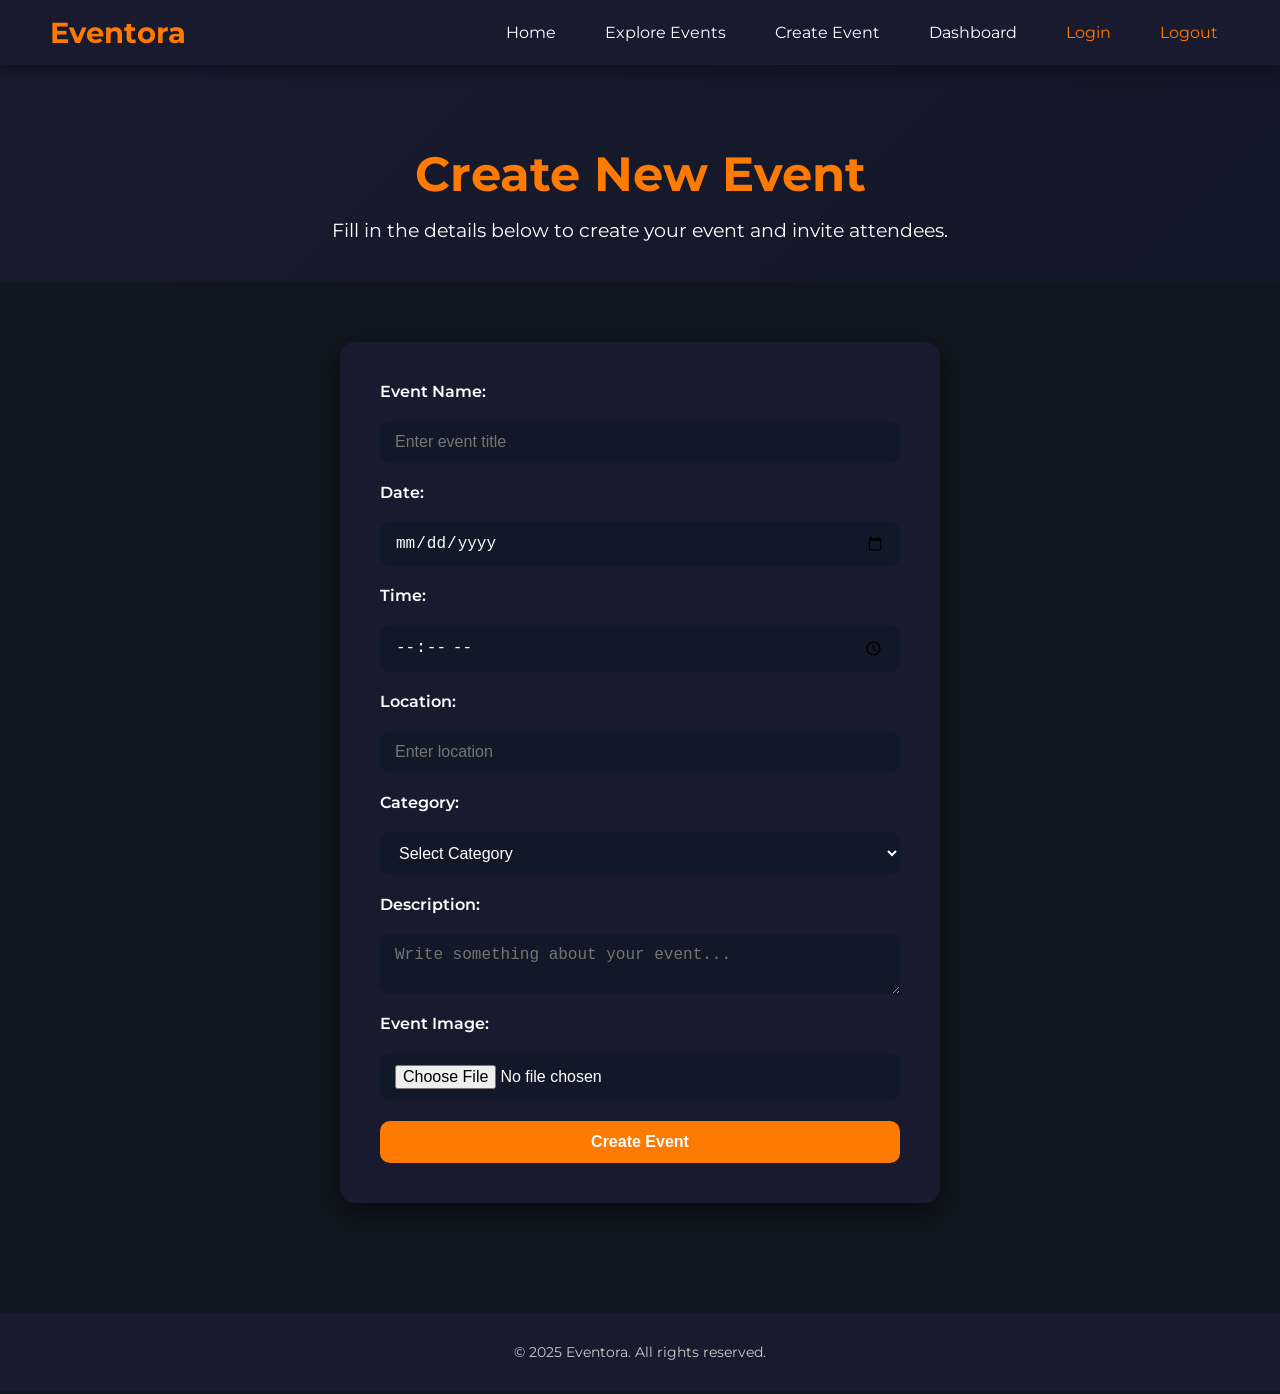
<file: create-event.html>
<!DOCTYPE html>
<html lang="en">
<head>
  <meta charset="UTF-8">
  <meta name="viewport" content="width=device-width, initial-scale=1.0">
  <title>Eventora - Create Event</title>
  <link href="https://fonts.googleapis.com/css2?family=Montserrat:wght@400;700&display=swap" rel="stylesheet">
  
  <style>
    /* ====== Basic Reset ====== */
    * { margin:0; padding:0; box-sizing:border-box; }
    body, html { font-family: 'Montserrat', sans-serif; background: #0f1720; color: #fff; scroll-behavior: smooth; }
    a { text-decoration:none; color: inherit; }

    /* ====== Navbar ====== */
    .navbar { display:flex; justify-content:space-between; align-items:center; padding:15px 50px; background:#1a1a2e; box-shadow:0 4px 15px rgba(0,0,0,0.4); position:sticky; top:0; z-index:10; }
    .navbar .logo { font-size:1.8rem; font-weight:700; color:#ff7a00; }
    .navbar ul { list-style:none; display:flex; gap:25px; align-items:center; }
    .navbar ul li a { padding:8px 12px; transition: all 0.3s ease; cursor:pointer; }
    .navbar ul li a:hover, .navbar ul li a.btn { color:#ff7a00; transform: scale(1.05); }

    /* ====== Hero ====== */
    .page-hero { text-align:center; padding:80px 20px 40px; background: linear-gradient(135deg, #1a1a2e, #111827); }
    .page-hero h1 { font-size:3rem; margin-bottom:15px; color:#ff7a00; animation: fadeDown 0.8s ease forwards; opacity:0; }
    .page-hero p { font-size:1.2rem; opacity:0; animation: fadeDown 0.8s 0.2s ease forwards; }

    /* ====== Event Form ====== */
    .event-form-section { display:flex; justify-content:center; padding:60px 20px; }
    .event-form { background:#1a1a2e; padding:40px; border-radius:15px; box-shadow:0 10px 30px rgba(0,0,0,0.5); width:100%; max-width:600px; display:flex; flex-direction:column; gap:20px; opacity:0; transform: translateY(30px); }
    .event-form input, .event-form select, .event-form textarea { padding:12px 15px; border-radius:10px; border:none; outline:none; font-size:1rem; background:#111827; color:#fff; transition: all 0.3s ease; }
    .event-form input:focus, .event-form select:focus, .event-form textarea:focus { background:#22233a; box-shadow:0 0 10px rgba(255,122,0,0.5); }
    .event-form label { font-weight:600; }
    .event-form button { padding:12px; border:none; border-radius:10px; background:#ff7a00; color:#fff; font-weight:700; font-size:1rem; cursor:pointer; transition: all 0.3s ease; }
    .event-form button:hover { transform: scale(1.05); box-shadow:0 0 15px rgba(255,122,0,0.7); }

    /* ====== Footer ====== */
    footer { text-align:center; padding:30px; background:#1a1a2e; margin-top:50px; font-size:0.9rem; color:#ccc; }

    /* ====== Animations ====== */
    @keyframes fadeDown { 0% {opacity:0; transform:translateY(-20px);} 100% {opacity:1; transform:translateY(0);} }
  </style>
</head>
<body>

  <!-- Navbar -->
  <header class="navbar">
    <div class="logo">Eventora</div>
    <nav>
      <ul>
        <li><a href="index.html">Home</a></li>
        <li><a href="events.html">Explore Events</a></li>
        <li><a href="create-event.html">Create Event</a></li>
        <li><a href="dashboard.html">Dashboard</a></li>
        <li><a href="login.html" class="btn">Login</a></li>
        <li><a href="logout.html" class="btn">Logout</a></li>
      </ul>
    </nav>
  </header>

  <!-- Page Hero -->
  <section class="page-hero">
    <h1>Create New Event</h1>
    <p>Fill in the details below to create your event and invite attendees.</p>
  </section>

  <!-- Event Form -->
  <section class="event-form-section">
    <form class="event-form" id="create-event-form">
      <label for="event-name">Event Name:</label>
      <input type="text" id="event-name" placeholder="Enter event title" required>

      <label for="event-date">Date:</label>
      <input type="date" id="event-date" required>

      <label for="event-time">Time:</label>
      <input type="time" id="event-time" required>

      <label for="event-location">Location:</label>
      <input type="text" id="event-location" placeholder="Enter location" required>

      <label for="event-category">Category:</label>
      <select id="event-category" required>
        <option value="">Select Category</option>
        <option value="music">Music</option>
        <option value="art">Art</option>
        <option value="adventure">Adventure</option>
        <option value="tech">Tech</option>
      </select>

      <label for="event-description">Description:</label>
      <textarea id="event-description" placeholder="Write something about your event..." required></textarea>

      <label for="event-image">Event Image:</label>
      <input type="file" id="event-image" accept="image/*">

      <button type="submit" class="btn btn-primary">Create Event</button>
    </form>
  </section>

  <!-- Footer -->
  <footer>
    <p>&copy; 2025 Eventora. All rights reserved.</p>
  </footer>

  <!-- JS Animations -->
  <script>
    // Fade-in Event Form on page load
    window.addEventListener('DOMContentLoaded', () => {
      const form = document.querySelector('.event-form');
      setTimeout(() => {
        form.style.opacity = '1';
        form.style.transform = 'translateY(0)';
        form.style.transition = 'all 0.8s ease';
      }, 300);
    });

    // Simple submit animation
    const form = document.getElementById('create-event-form');
    form.addEventListener('submit', e => {
      e.preventDefault();
      const btn = form.querySelector('button');
      btn.innerText = 'Creating...';
      btn.disabled = true;
      btn.style.background = '#ffaa33';
      setTimeout(() => {
        btn.innerText = 'Create Event';
        btn.disabled = false;
        btn.style.background = '#ff7a00';
        alert('Event created successfully! 🚀');
        form.reset();
      }, 1200);
    });
  </script>

</body>
</html>
</file>
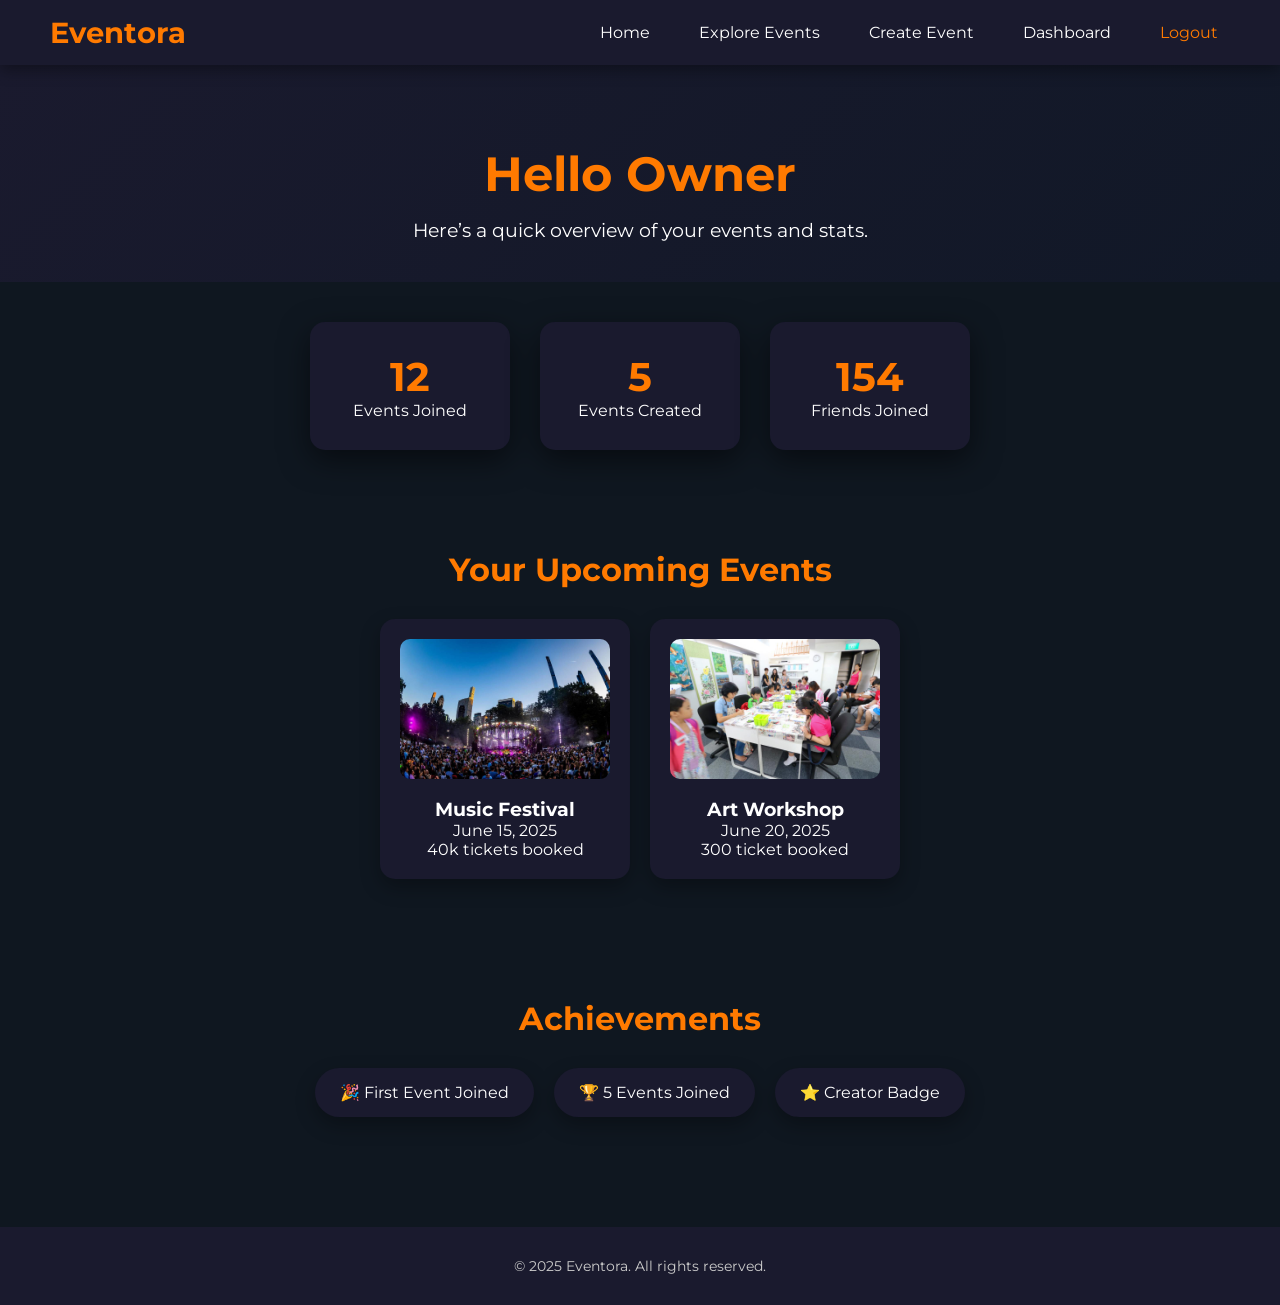
<file: dashboard.html>
<!DOCTYPE html>
<html lang="en">
<head>
  <meta charset="UTF-8">
  <meta name="viewport" content="width=device-width, initial-scale=1.0">
  <title>Eventora - Dashboard</title>
  <link href="https://fonts.googleapis.com/css2?family=Montserrat:wght@400;700&display=swap" rel="stylesheet">

  <style>
    /* ====== Basic Reset ====== */
    * { margin:0; padding:0; box-sizing:border-box; }
    body, html { font-family: 'Montserrat', sans-serif; background:#0f1720; color:#fff; scroll-behavior:smooth; }
    a { text-decoration:none; color: inherit; }

    /* ====== Navbar ====== */
    .navbar { display:flex; justify-content:space-between; align-items:center; padding:15px 50px; background:#1a1a2e; box-shadow:0 4px 15px rgba(0,0,0,0.4); position:sticky; top:0; z-index:10; }
    .navbar .logo { font-size:1.8rem; font-weight:700; color:#ff7a00; }
    .navbar ul { list-style:none; display:flex; gap:25px; align-items:center; }
    .navbar ul li a { padding:8px 12px; transition: all 0.3s ease; cursor:pointer; }
    .navbar ul li a:hover, .navbar ul li a.btn { color:#ff7a00; transform: scale(1.05); }

    /* ====== Dashboard Hero ====== */
    .dashboard-hero { text-align:center; padding:80px 20px 40px; background: linear-gradient(135deg,#1a1a2e,#111827); }
    .dashboard-hero h1 { font-size:3rem; margin-bottom:15px; color:#ff7a00; opacity:0; animation: fadeDown 0.8s forwards; }
    .dashboard-hero p { font-size:1.2rem; opacity:0; animation: fadeDown 0.8s 0.2s forwards; }

    /* ====== Stats ====== */
    .dashboard-stats { display:flex; justify-content:center; gap:30px; padding:40px 20px; flex-wrap:wrap; }
    .stat-card { background:#1a1a2e; padding:30px 20px; border-radius:15px; width:200px; text-align:center; box-shadow:0 10px 30px rgba(0,0,0,0.5); transition: transform 0.3s ease, box-shadow 0.3s ease; }
    .stat-card:hover { transform:translateY(-10px); box-shadow:0 15px 35px rgba(255,122,0,0.5); }
    .stat-number { font-size:2.5rem; color:#ff7a00; }

    /* ====== Upcoming Events ====== */
    .upcoming-events { padding:60px 20px; }
    .upcoming-events h2 { font-size:2rem; margin-bottom:30px; color:#ff7a00; text-align:center; }
    .events-grid { display:flex; gap:20px; flex-wrap:wrap; justify-content:center; }
    .event-card { background:#1a1a2e; padding:20px; border-radius:15px; width:250px; text-align:center; box-shadow:0 8px 20px rgba(0,0,0,0.3); transition: all 0.3s ease; }
    .event-card:hover { transform: translateY(-5px) scale(1.03); box-shadow:0 12px 30px rgba(255,122,0,0.5); }
    .event-card img { width:100%; border-radius:10px; margin-bottom:15px; }

    /* ====== Badges ====== */
    .badges { padding:60px 20px; text-align:center; }
    .badges h2 { font-size:2rem; margin-bottom:30px; color:#ff7a00; }
    .badge-list { display:flex; justify-content:center; flex-wrap:wrap; gap:20px; }
    .badge-card { background:#1a1a2e; padding:15px 25px; border-radius:50px; box-shadow:0 8px 20px rgba(0,0,0,0.3); font-size:1rem; transition: transform 0.3s ease; }
    .badge-card:hover { transform: scale(1.1); box-shadow:0 12px 25px rgba(255,122,0,0.5); }

    /* ====== Footer ====== */
    footer { text-align:center; padding:30px; background:#1a1a2e; margin-top:50px; font-size:0.9rem; color:#ccc; }

    /* ====== Animations ====== */
    @keyframes fadeDown { 0% {opacity:0; transform:translateY(-20px);} 100% {opacity:1; transform:translateY(0);} }

    /* ====== Floating Background Shapes ====== */
    body::before {
      content:"";
      position:fixed;
      top:0; left:0;
      width:100%; height:100%;
      background:radial-gradient(circle at 20% 30%, #ff7a00 5%, transparent 0) 0 0/50px 50px repeat,
                 radial-gradient(circle at 70% 70%, #ff7a00 10%, transparent 0) 0 0/80px 80px repeat;
      z-index:-1;
      animation: floatBg 20s linear infinite;
    }
    @keyframes floatBg {
      0%{background-position:0 0,0 0;}
      50%{background-position:200px 100px, -150px -100px;}
      100%{background-position:0 0,0 0;}
    }

    /* ====== Responsive ====== */
    @media(max-width:768px){ .dashboard-stats, .events-grid, .badge-list { flex-direction:column; align-items:center; } }
  </style>
</head>
<body>

  <!-- Navbar -->
  <header class="navbar">
    <div class="logo">Eventora</div>
    <nav>
      <ul>
        <li><a href="index.html">Home</a></li>
        <li><a href="events.html">Explore Events</a></li>
        <li><a href="create-event.html">Create Event</a></li>
        <li><a href="dashboard.html">Dashboard</a></li>
        <li><a href="logout.html" class="btn">Logout</a></li>
      </ul>
    </nav>
  </header>

  <!-- Dashboard Hero -->
  <section class="dashboard-hero">
    <h1>Hello Owner</h1>
    <p>Here’s a quick overview of your events and stats.</p>
  </section>

  <!-- Stats Section -->
  <section class="dashboard-stats">
    <div class="stat-card">
      <h2 class="stat-number" data-target="12">0</h2>
      <p>Events Joined</p>
    </div>
    <div class="stat-card">
      <h2 class="stat-number" data-target="5">0</h2>
      <p>Events Created</p>
    </div>
    <div class="stat-card">
      <h2 class="stat-number" data-target="250">0</h2>
      <p>Friends Joined</p>
    </div>
  </section>

  <!-- Upcoming Events -->
  <section class="upcoming-events">
    <h2>Your Upcoming Events</h2>
    <div class="events-grid">
      <div class="event-card">
        <img src="images/event1.jpg" alt="Music Festival">
        <h3>Music Festival</h3>
        <p>June 15, 2025</p>
        <a href="#" class="btn btn-primary">40k tickets booked</a>
      </div>
      <div class="event-card">
        <img src="images/event2.jpg" alt="Art Workshop">
        <h3>Art Workshop</h3>
        <p>June 20, 2025</p>
        <a href="#" class="btn btn-primary">300 ticket booked</a>
      </div>
    </div>
  </section>

  <!-- Badges / Achievements -->
  <section class="badges">
    <h2>Achievements</h2>
    <div class="badge-list">
      <div class="badge-card">🎉 First Event Joined</div>
      <div class="badge-card">🏆 5 Events Joined</div>
      <div class="badge-card">⭐ Creator Badge</div>
    </div>
  </section>

  <!-- Footer -->
  <footer>
    <p>&copy; 2025 Eventora. All rights reserved.</p>
  </footer>

  <!-- JS -->
  <script>
    // Animate counters
    const counters = document.querySelectorAll('.stat-number');
    counters.forEach(counter => {
      const updateCount = () => {
        const target = +counter.getAttribute('data-target');
        const count = +counter.innerText;
        const increment = target / 200;
        if(count < target){
          counter.innerText = Math.ceil(count + increment);
          requestAnimationFrame(updateCount);
        } else {
          counter.innerText = target;
        }
      }
      updateCount();
    });

    // Fade-in hero & stats on load
    window.addEventListener('DOMContentLoaded', () => {
      document.querySelector('.dashboard-hero h1').style.opacity = '1';
      document.querySelector('.dashboard-hero p').style.opacity = '1';
      document.querySelectorAll('.stat-card').forEach((card,i) => {
        setTimeout(()=>{ card.style.opacity='1'; card.style.transform='translateY(0)'; card.style.transition='all 0.8s ease'; }, i*200);
      });
      document.querySelectorAll('.event-card').forEach((card,i)=>{
        card.style.opacity='0';
        card.style.transform='translateY(30px)';
        setTimeout(()=>{ card.style.opacity='1'; card.style.transform='translateY(0)'; card.style.transition='all 0.8s ease'; }, i*250);
      });
      document.querySelectorAll('.badge-card').forEach((card,i)=>{
        card.style.opacity='0';
        card.style.transform='scale(0.8)';
        setTimeout(()=>{ card.style.opacity='1'; card.style.transform='scale(1)'; card.style.transition='all 0.6s ease'; }, i*200);
      });
    });
    
  </script>

</body>
</html>
</file>
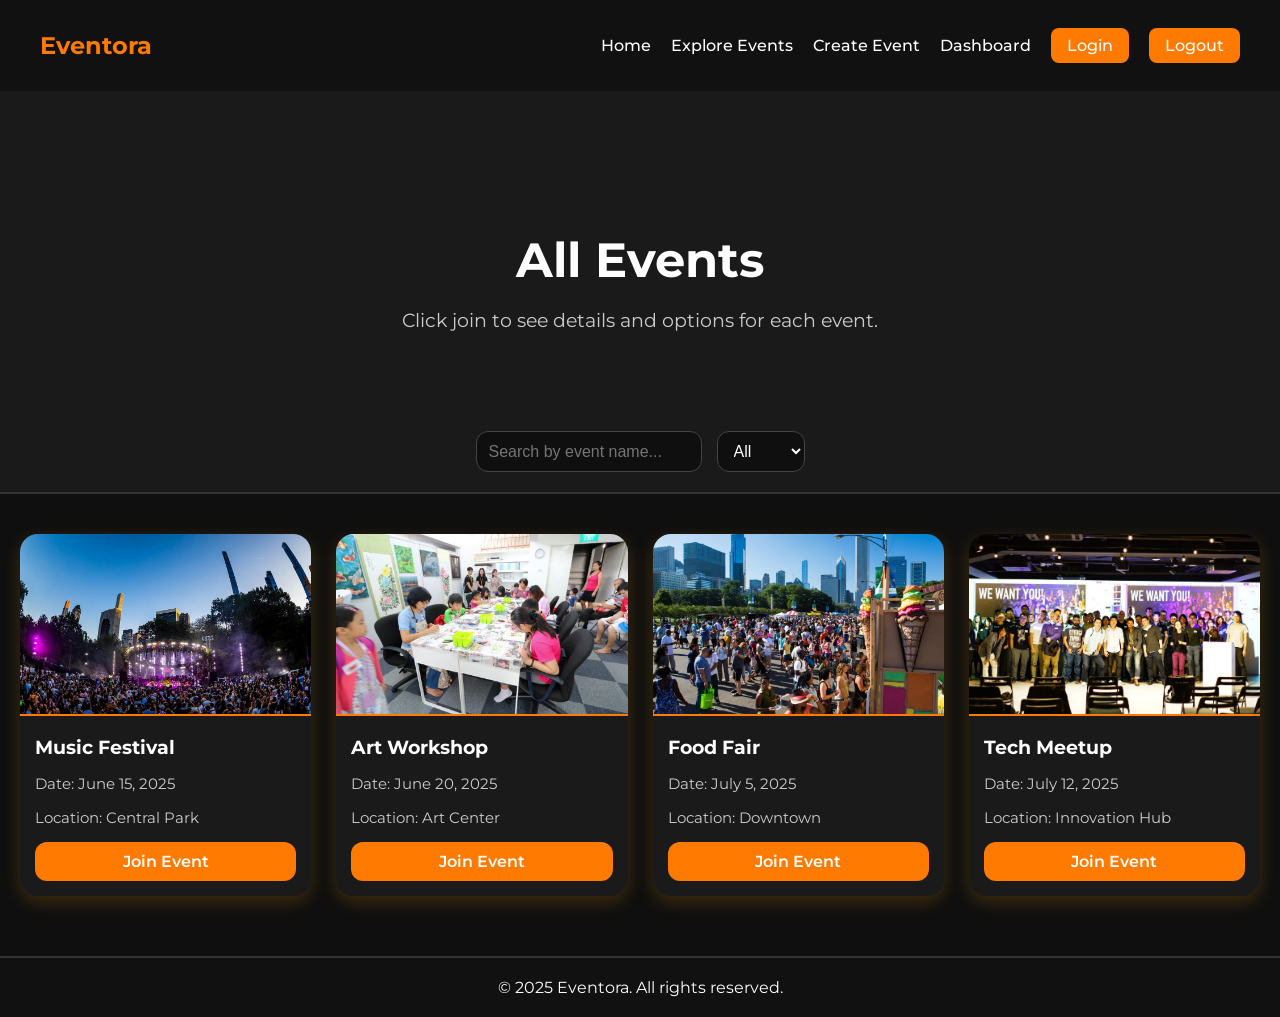
<file: event.html>
<!DOCTYPE html>
<html lang="en">
<head>
<meta charset="UTF-8">
<meta name="viewport" content="width=device-width, initial-scale=1.0">
<title>Eventora - Events</title>
<link href="https://fonts.googleapis.com/css2?family=Montserrat:wght@400;700&display=swap" rel="stylesheet">
<style>
  body { font-family:'Montserrat',sans-serif; margin:0; padding:0; background:#0f0f0f; color:#fff; overflow-x:hidden; }
  .navbar { display:flex; justify-content:space-between; align-items:center; padding:20px 40px; background:#111; position:sticky; top:0; z-index:999; }
  .navbar .logo { font-weight:700; font-size:1.5rem; color:#ff7a00; }
  .navbar ul { list-style:none; display:flex; gap:20px; }
  .navbar a { color:white; text-decoration:none; font-weight:500; transition:0.3s; }
  .navbar a:hover { color:#ff7a00; }
  .navbar a.btn { padding:8px 16px; background:#ff7a00; border-radius:8px; }
  .navbar a.btn:hover { background:#ff9900; }

  .page-hero { text-align:center; padding:100px 20px 60px; background:#1a1a1a; position:relative; }
  .page-hero h1 { font-size:3rem; margin-bottom:10px; }
  .page-hero p { font-size:1.2rem; color:#ccc; }

  .filters { display:flex; flex-wrap:wrap; gap:15px; justify-content:center; padding:20px; background:#1a1a1a; border-bottom:2px solid #333; }
  .filters input, .filters select { padding:10px 12px; border-radius:12px; border:1px solid #444; background:#0f0f0f; color:#fff; font-size:1rem; }

  .events-grid { display:grid; grid-template-columns:repeat(auto-fit,minmax(280px,1fr)); gap:25px; padding:40px 20px 60px; }
  .event-card { background:#1a1a1a; border-radius:18px; overflow:hidden; box-shadow:0 6px 18px rgba(255,165,0,0.2); cursor:pointer; transform:translateY(50px); opacity:0; transition:all .5s ease; position:relative; }
  .event-card.show { transform:translateY(0); opacity:1; }
  .event-card:hover { transform:translateY(-5px) scale(1.03); box-shadow:0 12px 30px rgba(255,165,0,0.4); }
  .event-card img { width:100%; height:180px; object-fit:cover; transition:transform .5s; border-bottom:2px solid #ff7a00; }
  .event-card:hover img { transform:scale(1.1) rotate(-1deg); }
  .event-card h3 { margin:15px; font-size:1.2rem; }
  .event-card p { margin:0 15px 15px 15px; font-size:0.95rem; color:#ccc; }
  .event-card .btn-primary { display:block; width:calc(100% - 30px); margin:0 15px 15px 15px; padding:10px 0; text-align:center; background:#ff7a00; color:white; border-radius:12px; text-decoration:none; font-weight:600; transition:0.3s; }
  .event-card .btn-primary:hover { background:#ff9900; }

  .join-modal { position:fixed; inset:0; background:rgba(0,0,0,0.85); display:none; justify-content:center; align-items:flex-end; z-index:999; }
  .join-box { background:#1a1a1a; width:100%; max-width:420px; padding:25px; border-radius:20px 20px 0 0; text-align:center; color:#fff; animation:slideUp .5s ease; }
  @keyframes slideUp { from { transform:translateY(100%); opacity:0; } to { transform:translateY(0); opacity:1; } }
  .confirm-btn, .close-btn, .share-btn { width:100%; padding:12px; border:none; margin-top:10px; border-radius:10px; cursor:pointer; font-size:16px; }
  .confirm-btn { background:#ff7a00; color:white; transition:0.3s; }
  .confirm-btn:hover { background:#ff9900; transform:scale(1.05); }
  .close-btn { background:#333; color:#fff; }
  .share-btn { background:#444; color:#fff; }

  footer { text-align:center; padding:20px; background:#111; color:#fff; border-top:2px solid #333; }
</style>
</head>
<body>
  <!-- Navbar -->
  <header class="navbar">
    <div class="logo">Eventora</div>
    <nav>
      <ul>
        <li><a href="index.html">Home</a></li>
        <li><a href="events.html">Explore Events</a></li>
        <li><a href="create-event.html">Create Event</a></li>
        <li><a href="dashboard.html">Dashboard</a></li>
        <li><a href="login.html" class="btn">Login</a></li>
        <li><a href="logout.html" class="btn">Logout</a></li>
      </ul>
    </nav>
  </header>

<section class="page-hero">
  <h1>All Events</h1>
  <p>Click join to see details and options for each event.</p>
</section>

<section class="filters">
  <input type="text" id="searchInput" placeholder="Search by event name...">
  <select id="category">
    <option value="all">All</option>
    <option value="music">Music</option>
    <option value="art">Art</option>
    <option value="food">Food</option>
    <option value="tech">Tech</option>
  </select>
</section>

<section class="events-grid" id="eventsGrid">
  <div class="event-card" data-category="music">
    <img src="images/event1.jpg" alt="Music Festival">
    <h3>Music Festival</h3>
    <p>Date: June 15, 2025</p>
    <p>Location: Central Park</p>
    <a class="btn-primary join-btn">Join Event</a>
  </div>
  <div class="event-card" data-category="art">
    <img src="images/event2.jpg" alt="Art Workshop">
    <h3>Art Workshop</h3>
    <p>Date: June 20, 2025</p>
    <p>Location: Art Center</p>
    <a class="btn-primary join-btn">Join Event</a>
  </div>
  <div class="event-card" data-category="food">
    <img src="images/event3.jpeg" alt="Food Fair">
    <h3>Food Fair</h3>
    <p>Date: July 5, 2025</p>
    <p>Location: Downtown</p>
    <a class="btn-primary join-btn">Join Event</a>
  </div>
  <div class="event-card" data-category="tech">
    <img src="images/event4.jpg" alt="Tech Meetup">
    <h3>Tech Meetup</h3>
    <p>Date: July 12, 2025</p>
    <p>Location: Innovation Hub</p>
    <a class="btn-primary join-btn">Join Event</a>
  </div>
</section>

<div class="join-modal" id="joinModal">
  <div class="join-box">
    <h2 id="modalEventName">Event Name</h2>
    <p id="modalEventDate"></p>
    <p id="modalEventLocation"></p>
    <p id="modalEventDesc">Join this event to connect and enjoy activities!</p>
    <button class="confirm-btn" id="confirmJoin">Confirm Join</button>
    <button class="share-btn" id="shareEvent">Share Event</button>
    <button class="close-btn" onclick="closeJoin()">Cancel</button>
    <p id="joinMessage" style="margin-top:10px; color:#28a745; display:none;"></p>
  </div>
</div>

<footer>
  &copy; 2025 Eventora. All rights reserved.
</footer>

<script>
  // Animate cards
  const cards = document.querySelectorAll(".event-card");
  cards.forEach((card,i)=>setTimeout(()=>card.classList.add("show"),i*150));

  // Filter/Search
  const searchInput = document.getElementById("searchInput");
  const categorySelect = document.getElementById("category");
  const eventCards = Array.from(document.querySelectorAll(".event-card"));
  function filterEvents(){
    const s = searchInput.value.toLowerCase();
    const c = categorySelect.value;
    eventCards.forEach(card=>{
      const title = card.querySelector("h3").innerText.toLowerCase();
      const cat = card.dataset.category;
      card.style.display = (title.includes(s) && (c==='all'||cat===c)) ? "block":"none";
    });
  }
  searchInput.addEventListener("input",filterEvents);
  categorySelect.addEventListener("change",filterEvents);

  // Join modal
  const joinModal = document.getElementById("joinModal");
  const modalEventName = document.getElementById("modalEventName");
  const modalEventDate = document.getElementById("modalEventDate");
  const modalEventLocation = document.getElementById("modalEventLocation");
  const modalEventDesc = document.getElementById("modalEventDesc");
  const joinMessage = document.getElementById("joinMessage");

  document.querySelectorAll(".join-btn").forEach(btn=>{
    btn.addEventListener("click", e=>{
      e.preventDefault();
      const card = btn.closest(".event-card");
      modalEventName.innerText = card.querySelector("h3").innerText;
      modalEventDate.innerText = card.querySelectorAll("p")[0].innerText;
      modalEventLocation.innerText = card.querySelectorAll("p")[1].innerText;
      joinMessage.style.display = "none";
      joinModal.style.display = "flex";
    });
  });

  function closeJoin(){ joinModal.style.display="none"; }

  document.getElementById("confirmJoin").addEventListener("click", ()=>{
    joinMessage.innerText = "You joined this event! 🎉";
    joinMessage.style.display = "block";
  });

  document.getElementById("shareEvent").addEventListener("click", ()=>{
    alert("Share this event link: " + window.location.href);
  });
</script>

</body>
</html>
</file>
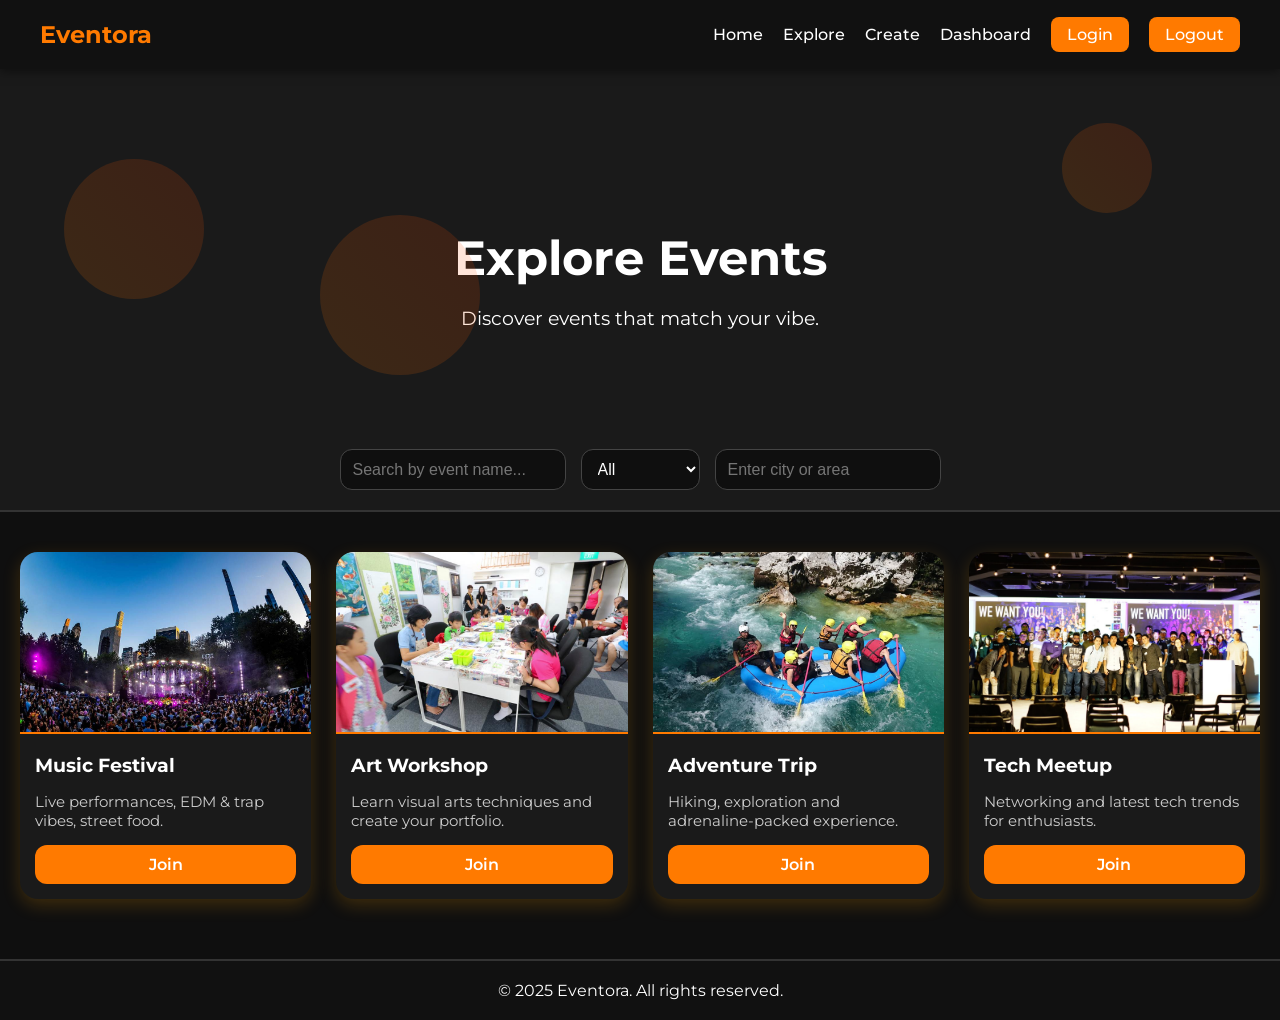
<file: events.html>
<!DOCTYPE html>
<html lang="en">
<head>
<meta charset="UTF-8">
<meta name="viewport" content="width=device-width, initial-scale=1.0">
<title>Eventora - Explore Events</title>
<link href="https://fonts.googleapis.com/css2?family=Montserrat:wght@400;700&display=swap" rel="stylesheet">
<style>
  body { font-family:'Montserrat',sans-serif; margin:0; padding:0; background:#0f0f0f; color:#fff; overflow-x:hidden; }

  /* Navbar */
  .navbar { display:flex; justify-content:space-between; align-items:center; padding:20px 40px; background:#111; color:white; position:sticky; top:0; z-index:999; box-shadow:0 2px 10px rgba(0,0,0,0.5); }
  .navbar .logo { font-weight:700; font-size:1.5rem; color:#ff7a00; }
  .navbar ul { list-style:none; display:flex; gap:20px; margin:0; padding:0; }
  .navbar a { color:white; text-decoration:none; font-weight:500; transition:0.3s; }
  .navbar a:hover { color:#ff7a00; }
  .navbar a.btn { padding:8px 16px; background:#ff7a00; border-radius:8px; }
  .navbar a.btn:hover { background:#ff9900; }

  /* Hero */
  .page-hero { text-align:center; padding:120px 20px 80px; background:#1a1a1a; color:white; position:relative; overflow:hidden; }
  .page-hero h1 { font-size:3rem; margin-bottom:10px; opacity:0; transform:translateY(50px); animation:fadeUp 1s forwards; }
  .page-hero p { font-size:1.2rem; opacity:0; transform:translateY(50px); animation:fadeUp 1s forwards 0.3s; }

  @keyframes fadeUp { to { opacity:1; transform:translateY(0); } }

  /* Floating shapes */
  .floating-shape { position:absolute; border-radius:50%; opacity:0.15; background:linear-gradient(45deg,#ff7a00,#ff4500); animation:floating 6s ease-in-out infinite; }
  .shape1 { width:140px; height:140px; top:25%; left:5%; animation-delay:0s; }
  .shape2 { width:90px; height:90px; top:15%; right:10%; animation-delay:1s; }
  .shape3 { width:160px; height:160px; bottom:15%; left:25%; animation-delay:2s; }
  @keyframes floating {
    0% { transform:translateY(0) translateX(0) rotate(0deg); }
    50% { transform:translateY(-25px) translateX(15px) rotate(45deg); }
    100% { transform:translateY(0) translateX(0) rotate(0deg); }
  }

  /* Filters */
  .filters { display:flex; flex-wrap:wrap; gap:15px; justify-content:center; padding:20px; background:#1a1a1a; border-bottom:2px solid #333; }
  .filters input, .filters select { padding:10px 12px; border-radius:12px; border:1px solid #444; background:#0f0f0f; color:#fff; font-size:1rem; transition:0.3s; }
  .filters input:focus, .filters select:focus { border-color:#ff7a00; outline:none; }

  /* Events Grid */
  .events-grid { display:grid; grid-template-columns:repeat(auto-fit,minmax(280px,1fr)); gap:25px; padding:40px 20px 60px; }
  .event-card { background:#1a1a1a; border-radius:18px; overflow:hidden; box-shadow:0 6px 18px rgba(255,165,0,0.2); cursor:pointer; transform:translateY(50px); opacity:0; transition:all .5s ease; position:relative; }
  .event-card.show { transform:translateY(0); opacity:1; }
  .event-card:hover { transform:translateY(-5px) scale(1.03); box-shadow:0 12px 30px rgba(255,165,0,0.4); }

  .event-card img { width:100%; height:180px; object-fit:cover; transition:transform .5s; border-bottom:2px solid #ff7a00; }
  .event-card:hover img { transform:scale(1.1) rotate(-1deg); }

  .event-card h3 { margin:15px; font-size:1.2rem; }
  .event-card p { margin:0 15px 15px 15px; font-size:0.95rem; color:#ccc; }
  .event-card .btn-primary { display:block; width:calc(100% - 30px); margin:0 15px 15px 15px; padding:10px 0; text-align:center; background:#ff7a00; color:white; border-radius:12px; text-decoration:none; font-weight:600; transform:scale(0); transition:transform .3s; }
  .event-card.show .btn-primary { transform:scale(1); }

  /* Modal Join */
  .join-modal { position:fixed; inset:0; background:rgba(0,0,0,0.75); display:none; justify-content:center; align-items:flex-end; z-index:999; }
  .join-box { background:#1a1a1a; width:100%; max-width:420px; padding:25px; border-radius:20px 20px 0 0; text-align:center; color:#fff; animation:slideUp .5s ease; }
  @keyframes slideUp { from { transform:translateY(100%); opacity:0; } to { transform:translateY(0); opacity:1; } }
  .confirm-btn, .close-btn { width:100%; padding:12px; border:none; margin-top:10px; border-radius:10px; cursor:pointer; font-size:16px; }
  .confirm-btn { background:#ff7a00; color:white; transition:0.3s; }
  .confirm-btn:hover { background:#ff9900; transform:scale(1.05); }
  .close-btn { background:#333; color:#fff; }

  /* Footer */
  footer { text-align:center; padding:20px; background:#111; color:#fff; border-top:2px solid #333; }
</style>
</head>
<body>

<!-- Navbar -->
<header class="navbar">
  <div class="logo">Eventora</div>
  <nav>
    <ul>
      <li><a href="index.html">Home</a></li>
      <li><a href="events.html">Explore</a></li>
      <li><a href="create-event.html">Create</a></li>
      <li><a href="dashboard.html">Dashboard</a></li>
      <li><a href="login.html" class="btn">Login</a></li>
      <li><a href="logout.html" class="btn">Logout</a></li>
      
    </ul>
  </nav>
</header>

<!-- Hero -->
<section class="page-hero">
  <h1>Explore Events</h1>
  <p>Discover events that match your vibe.</p>
  <div class="floating-shape shape1"></div>
  <div class="floating-shape shape2"></div>
  <div class="floating-shape shape3"></div>
</section>

<!-- Filters -->
<section class="filters">
  <input type="text" id="searchInput" placeholder="Search by event name...">
  <select id="category">
    <option value="all">All</option>
    <option value="music">Music</option>
    <option value="art">Art</option>
    <option value="adventure">Adventure</option>
    <option value="tech">Tech</option>
    <option value="food">Food</option>
    <option value="sports">Sports</option>
  </select>
  <input type="text" id="location" placeholder="Enter city or area">
</section>

<!-- Events Grid -->
<section class="events-grid" id="eventsGrid">
  <div class="event-card" data-category="music" data-location="central park">
    <img src="images/event1.jpg" alt="Music Festival">
    <h3>Music Festival</h3>
    <p>Live performances, EDM & trap vibes, street food.</p>
    <a class="btn-primary join-btn">Join</a>
  </div>
  <div class="event-card" data-category="art" data-location="art center">
    <img src="images/event2.jpg" alt="Art Workshop">
    <h3>Art Workshop</h3>
    <p>Learn visual arts techniques and create your portfolio.</p>
    <a class="btn-primary join-btn">Join</a>
  </div>
  <div class="event-card" data-category="adventure" data-location="mountain base">
    <img src="images/event5.jpg" alt="Adventure Trip">
    <h3>Adventure Trip</h3>
    <p>Hiking, exploration and adrenaline-packed experience.</p>
    <a class="btn-primary join-btn">Join</a>
  </div>
  <div class="event-card" data-category="tech" data-location="innovation hub">
    <img src="images/event4.jpg" alt="Tech Meetup">
    <h3>Tech Meetup</h3>
    <p>Networking and latest tech trends for enthusiasts.</p>
    <a class="btn-primary join-btn">Join</a>
  </div>
</section>

<!-- Join Modal -->
<div class="join-modal" id="joinModal">
  <div class="join-box">
    <h2>You're Joining the Event 🎉</h2>
    <p id="eventNameText"></p>
    <button class="confirm-btn">Confirm Join</button>
    <button class="close-btn" onclick="closeJoin()">Cancel</button>
  </div>
</div>

<!-- Footer -->
<footer>
  &copy; 2025 Eventora. All rights reserved.
</footer>

<script>
  // Animate cards
  const cards = document.querySelectorAll(".event-card");
  cards.forEach((card,i)=>setTimeout(()=>card.classList.add("show"),i*150));

  // Filter/Search
  const searchInput = document.getElementById("searchInput");
  const categorySelect = document.getElementById("category");
  const locationInput = document.getElementById("location");
  const eventCards = Array.from(document.querySelectorAll(".event-card"));
  function filterEvents(){
    const s = searchInput.value.toLowerCase();
    const c = categorySelect.value;
    const l = locationInput.value.toLowerCase();
    eventCards.forEach(card=>{
      const title = card.querySelector("h3").innerText.toLowerCase();
      const cat = card.dataset.category;
      const loc = card.dataset.location.toLowerCase();
      card.style.display = (title.includes(s) && (c==='all'||cat===c) && loc.includes(l)) ? "block":"none";
    });
  }
  searchInput.addEventListener("input",filterEvents);
  categorySelect.addEventListener("change",filterEvents);
  locationInput.addEventListener("input",filterEvents);

  // Modal
  function openJoin(name){
    document.getElementById("eventNameText").innerText=name;
    document.getElementById("joinModal").style.display="flex";
  }
  function closeJoin(){
    document.getElementById("joinModal").style.display="none";
  }
  document.querySelectorAll(".join-btn").forEach(btn=>{
    btn.addEventListener("click",e=>{
      e.preventDefault();
      const name = btn.closest(".event-card").querySelector("h3").innerText;
      openJoin(name);
    });
  });
</script>
</body>
</html>
</file>
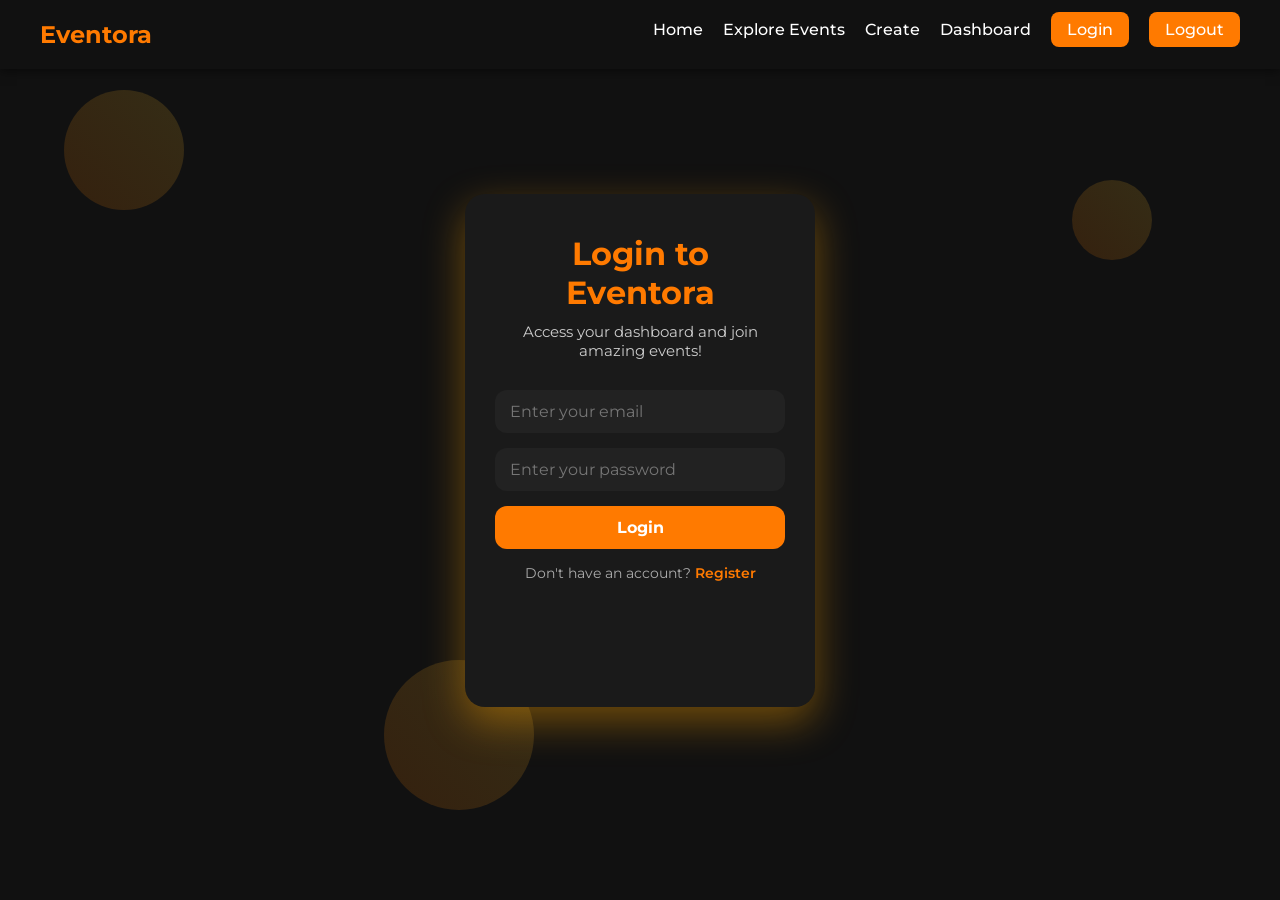
<file: login.html>
<!DOCTYPE html>
<html lang="en">
<head>
<meta charset="UTF-8">
<meta name="viewport" content="width=device-width, initial-scale=1.0">
<title>Eventora - Login</title>
<link href="https://fonts.googleapis.com/css2?family=Montserrat:wght@400;700&display=swap" rel="stylesheet">
<style>
* { margin:0; padding:0; box-sizing:border-box; font-family:'Montserrat',sans-serif; }
body { background:#111; color:#fff; height:100vh; display:flex; justify-content:center; align-items:center; overflow:hidden; cursor:crosshair; }

/* --- Navbar --- */
.navbar { position:absolute; top:0; left:0; width:100%; display:flex; justify-content:space-between; padding:20px 40px; background:#111; z-index:1000; box-shadow:0 2px 10px rgba(0,0,0,0.5); }
.navbar .logo { font-weight:700; font-size:1.5rem; color:#ff7a00; }
.navbar ul { list-style:none; display:flex; gap:20px; }
.navbar a { color:white; text-decoration:none; font-weight:500; transition:0.3s; }
.navbar a:hover { color:#ff7a00; }
.navbar a.btn { padding:8px 16px; background:#ff7a00; border-radius:8px; }
.navbar a.btn:hover { background:#ff9900; transform:scale(1.05); }

/* --- Floating shapes --- */
.floating-shape { position:absolute; border-radius:50%; opacity:0.15; background:linear-gradient(45deg,#ff7a00,#ffcc33); animation:floating 6s ease-in-out infinite; pointer-events:none;}
.shape1 { width:120px; height:120px; top:10%; left:5%; animation-delay:0s; }
.shape2 { width:80px; height:80px; top:20%; right:10%; animation-delay:2s; }
.shape3 { width:150px; height:150px; bottom:10%; left:30%; animation-delay:4s; }
@keyframes floating {0% { transform:translateY(0px) translateX(0px) rotate(0deg);} 50% { transform:translateY(-20px) translateX(10px) rotate(45deg);} 100% { transform:translateY(0px) translateX(0px) rotate(0deg); }}

/* --- Login Container --- */
.login-container { background:#1a1a1a; border-radius:20px; padding:40px 30px; width:350px; position:relative; z-index:10;
  box-shadow:0 15px 40px rgba(255,165,0,0.4); transform:translateY(-50px); opacity:0; animation:slideUp 1s forwards; }
@keyframes slideUp { to { transform:translateY(0); opacity:1; } }
h1 { text-align:center; margin-bottom:10px; color:#ff7a00; }
p { text-align:center; margin-bottom:30px; color:#ccc; font-size:0.95rem; }

/* --- Form --- */
form { display:flex; flex-direction:column; gap:15px; }
input { padding:12px 15px; border-radius:12px; border:none; font-size:1rem; transition:0.3s; background:#222; color:white; }
input:focus { outline:none; box-shadow:0 0 12px #ff7a00; transform:scale(1.02); }
.btn-login { background:#ff7a00; color:white; font-weight:700; border:none; border-radius:12px; padding:12px; cursor:pointer; font-size:1rem; transition:0.3s, box-shadow 0.6s; }
.btn-login:hover { transform:scale(1.05); box-shadow:0 0 15px #ff7a00,0 0 30px #ffcc33,0 0 50px #ff7a00; animation:glowPulse 1s infinite alternate; }
@keyframes glowPulse { from { box-shadow:0 0 15px #ff7a00; } to { box-shadow:0 0 35px #ffcc33; } }

.signup-link { text-align:center; font-size:0.9rem; color:#aaa; }
.signup-link a { color:#ff7a00; text-decoration:none; font-weight:600; }
.message { text-align:center; font-size:0.9rem; margin-top:10px; opacity:0; transition:0.5s; }
.message.show { opacity:1; color:#28a745; }

/* --- Cursor reactive shapes --- */
</style>
</head>
<body>
<header class="navbar">
  <div class="logo">Eventora</div>
  <nav>
    <ul>
      <li><a href="index.html">Home</a></li>
      <li><a href="events.html">Explore Events</a></li>
      <li><a href="create-event.html">Create</a></li>
      <li><a href="dashboard.html">Dashboard</a></li>
      <li><a href="login.html" class="btn">Login</a></li>
      <li><a href="logout.html" class="btn">Logout</a></li>
    </ul>
  </nav>
</header>

<div class="floating-shape shape1"></div>
<div class="floating-shape shape2"></div>
<div class="floating-shape shape3"></div>

<div class="login-container">
  <h1>Login to Eventora</h1>
  <p>Access your dashboard and join amazing events!</p>
  <form id="loginForm">
    <input type="email" id="email" placeholder="Enter your email" required>
    <input type="password" id="password" placeholder="Enter your password" required>
    <button type="submit" class="btn-login">Login</button>
    <p class="signup-link">Don't have an account? <a href="register.html">Register</a></p>
    <p class="message" id="loginMessage"></p>
  </form>
</div>

<script>
// --- Local login session ---
const loginForm = document.getElementById("loginForm");
const loginMessage = document.getElementById("loginMessage");

loginForm.addEventListener("submit", function(e){
  e.preventDefault();
  const email = document.getElementById("email").value;
  const password = document.getElementById("password").value;
  if(email && password){
    localStorage.setItem("loggedIn","true");
    loginMessage.innerText = "Login successful! Redirecting...";
    loginMessage.classList.add("show");
    setTimeout(()=>{ window.location.href="dashboard.html"; }, 1200);
  } else {
    loginMessage.innerText = "Please fill all fields!";
    loginMessage.style.color = "#ff3333";
    loginMessage.classList.add("show");
  }
});

// --- Cursor reactive floating shapes ---
const shapes = document.querySelectorAll('.floating-shape');
document.addEventListener('mousemove', e=>{
  const x = e.clientX / window.innerWidth;
  const y = e.clientY / window.innerHeight;
  shapes.forEach((s,i)=>{
    s.style.transform = `translate(${x*20*(i+1)}px, ${y*20*(i+1)}px) rotate(${x*50*(i+1)}deg)`;
  });
});
</script>
</body>
</html>
</file>
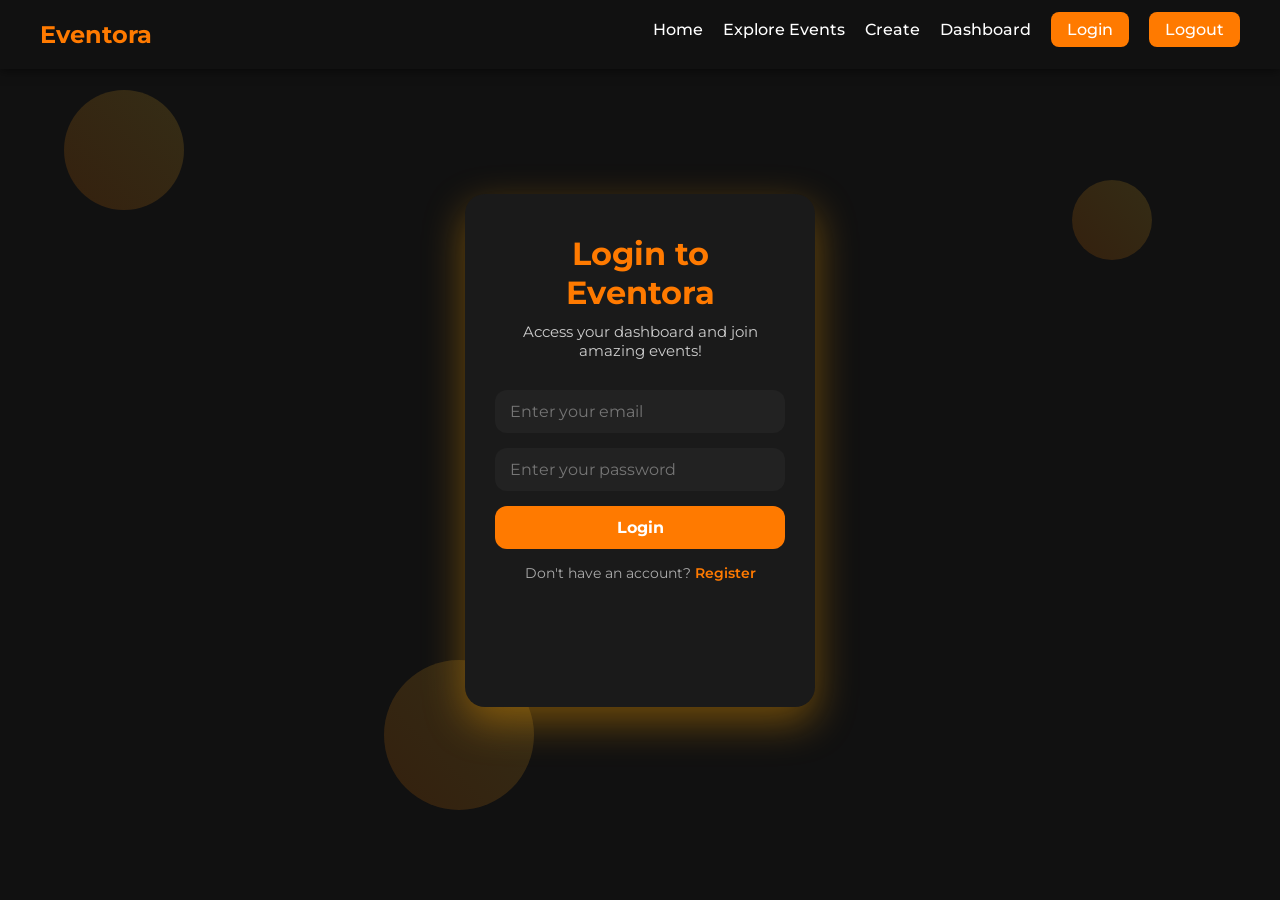
<file: logout.html>
<!DOCTYPE html>
<html lang="en">
<head>
<meta charset="UTF-8">
<meta name="viewport" content="width=device-width, initial-scale=1.0">
<title>Logging out...</title>
<style>
body {
    display:flex;
    justify-content:center;
    align-items:center;
    height:100vh;
    background:#111;
    color:#fff;
    font-family: 'Montserrat', sans-serif;
    flex-direction:column;
}
.loading-bar {
    width:200px;
    height:10px;
    border-radius:5px;
    background:#333;
    overflow:hidden;
    margin-top:20px;
}
.loading-fill {
    height:100%;
    width:0%;
    background:#ff7a00;
    animation:fill 0.5s forwards;
}
@keyframes fill {
    to { width:100%; }
}
</style>
</head>
<body>
<h2>Logging out...</h2>
<div class="loading-bar"><div class="loading-fill"></div></div>

<script>
// 1️⃣ Hiq localStorage
localStorage.removeItem("loggedIn");

// 2️⃣ Redirect tek login pas 0.6s
setTimeout(()=>{
    window.location.href = "login.html";
}, 600);
</script>
</body>
</html>
</file>
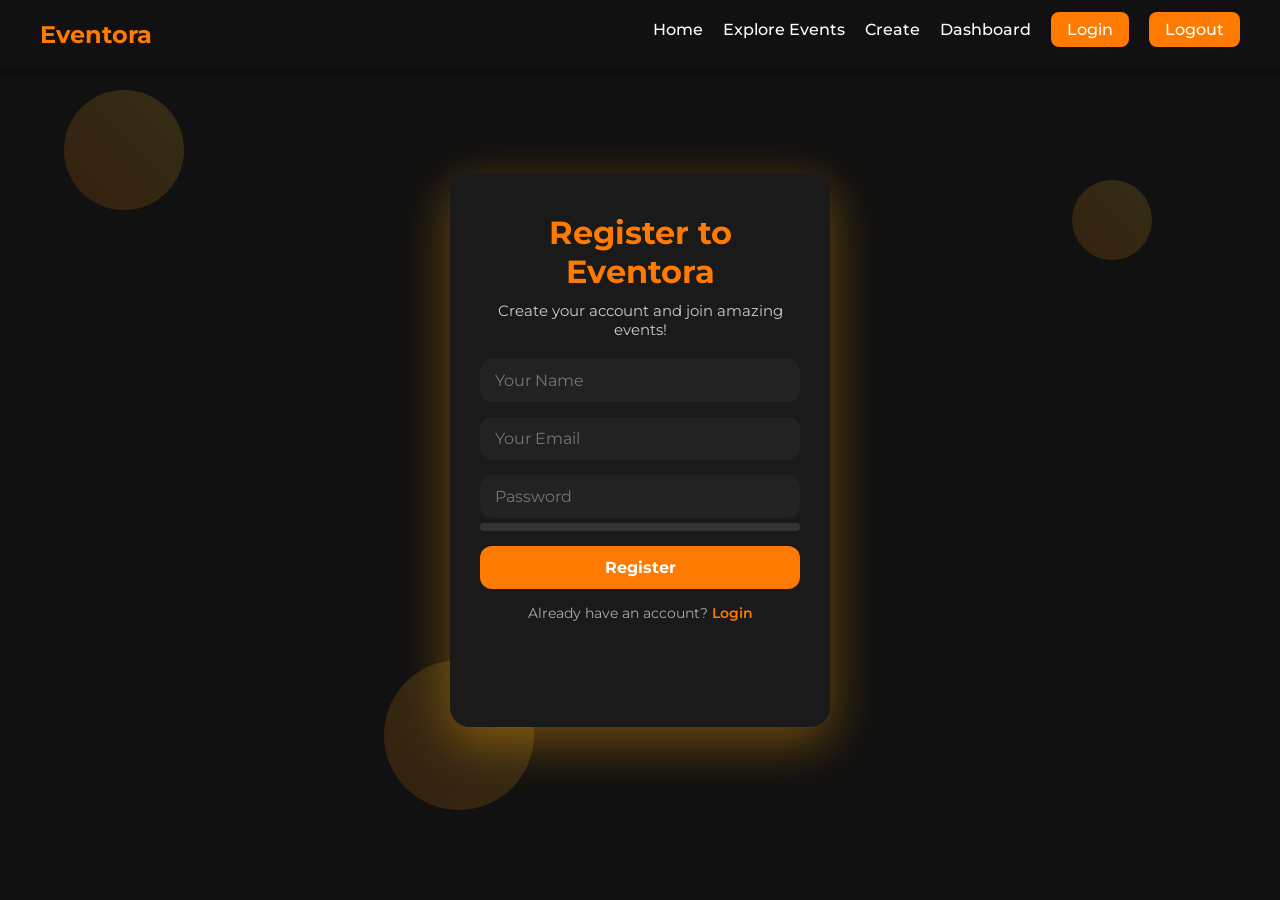
<file: register.html>
<!DOCTYPE html>
<html lang="en">
<head>
<meta charset="UTF-8">
<meta name="viewport" content="width=device-width, initial-scale=1.0">
<title>Eventora - Register</title>
<link href="https://fonts.googleapis.com/css2?family=Montserrat:wght@400;700&display=swap" rel="stylesheet">
<style>
* { margin:0; padding:0; box-sizing:border-box; font-family:'Montserrat',sans-serif; }
body { background:#111; color:#fff; height:100vh; display:flex; justify-content:center; align-items:center; overflow:hidden; cursor:crosshair; }

/* --- Navbar --- */
.navbar { position:absolute; top:0; left:0; width:100%; display:flex; justify-content:space-between; padding:20px 40px; background:#111; z-index:1000; box-shadow:0 2px 10px rgba(0,0,0,0.5); }
.navbar .logo { font-weight:700; font-size:1.5rem; color:#ff7a00; }
.navbar ul { list-style:none; display:flex; gap:20px; }
.navbar a { color:white; text-decoration:none; font-weight:500; transition:0.3s; }
.navbar a:hover { color:#ff7a00; }
.navbar a.btn { padding:8px 16px; background:#ff7a00; border-radius:8px; }
.navbar a.btn:hover { background:#ff9900; transform:scale(1.05); }

/* --- Floating shapes --- */
.floating-shape { position:absolute; border-radius:50%; opacity:0.15; background:linear-gradient(45deg,#ff7a00,#ffcc33); animation:floating 6s ease-in-out infinite; pointer-events:none;}
.shape1 { width:120px; height:120px; top:10%; left:5%; animation-delay:0s; }
.shape2 { width:80px; height:80px; top:20%; right:10%; animation-delay:2s; }
.shape3 { width:150px; height:150px; bottom:10%; left:30%; animation-delay:4s; }
@keyframes floating {0% { transform:translateY(0px) translateX(0px) rotate(0deg);} 50% { transform:translateY(-20px) translateX(10px) rotate(45deg);} 100% { transform:translateY(0px) translateX(0px) rotate(0deg); }}

/* --- Register Container --- */
.register-container { background:#1a1a1a; border-radius:20px; padding:40px 30px; width:380px; position:relative; z-index:10;
  box-shadow:0 15px 50px rgba(255,165,0,0.4); transform:translateY(-50px); opacity:0; animation:slideUp 1s forwards; }
@keyframes slideUp { to { transform:translateY(0); opacity:1; } }
h1 { text-align:center; margin-bottom:10px; color:#ff7a00; }
p { text-align:center; margin-bottom:20px; color:#ccc; font-size:0.95rem; }

/* --- Form --- */
form { display:flex; flex-direction:column; gap:15px; }
input { padding:12px 15px; border-radius:12px; border:none; font-size:1rem; transition:0.3s; background:#222; color:white; }
input:focus { outline:none; box-shadow:0 0 12px #ff7a00; transform:scale(1.02); }

.btn-register { background:#ff7a00; color:white; font-weight:700; border:none; border-radius:12px; padding:12px; cursor:pointer; font-size:1rem; transition:0.3s, box-shadow 0.6s; }
.btn-register:hover { transform:scale(1.05); box-shadow:0 0 15px #ff7a00,0 0 30px #ffcc33,0 0 50px #ff7a00; animation:glowPulse 1s infinite alternate; }
@keyframes glowPulse { from { box-shadow:0 0 15px #ff7a00; } to { box-shadow:0 0 35px #ffcc33; } }

.signup-link { text-align:center; font-size:0.9rem; color:#aaa; }
.signup-link a { color:#ff7a00; text-decoration:none; font-weight:600; }
.message { text-align:center; font-size:0.9rem; margin-top:10px; opacity:0; transition:0.5s; }
.message.show { opacity:1; color:#28a745; }

/* --- Password Strength --- */
.progress-container { width:100%; background:#333; border-radius:12px; height:8px; margin-top:-10px; }
.progress-bar { height:8px; border-radius:12px; width:0%; background:linear-gradient(90deg,#ff7a00,#ffcc33); transition:0.3s; }

/* --- Cursor reactive shapes --- */
</style>
</head>
<body>
<header class="navbar">
  <div class="logo">Eventora</div>
  <nav>
    <ul>
      <li><a href="index.html">Home</a></li>
      <li><a href="events.html">Explore Events</a></li>
      <li><a href="create-event.html">Create</a></li>
      <li><a href="dashboard.html">Dashboard</a></li>
      <li><a href="login.html" class="btn">Login</a></li>
      <li><a href="logout.html" class="btn">Logout</a></li>
    </ul>
  </nav>
</header>

<div class="floating-shape shape1"></div>
<div class="floating-shape shape2"></div>
<div class="floating-shape shape3"></div>

<div class="register-container">
  <h1>Register to Eventora</h1>
  <p>Create your account and join amazing events!</p>
  <form id="registerForm">
    <input type="text" id="name" placeholder="Your Name" required>
    <input type="email" id="email" placeholder="Your Email" required>
    <input type="password" id="password" placeholder="Password" required>
    <div class="progress-container"><div class="progress-bar" id="progressBar"></div></div>
    <button type="submit" class="btn-register">Register</button>
    <p class="signup-link">Already have an account? <a href="login.html">Login</a></p>
    <p class="message" id="registerMessage"></p>
  </form>
</div>

<script>
// --- Password Strength ---
const passwordInput = document.getElementById("password");
const progressBar = document.getElementById("progressBar");
passwordInput.addEventListener("input",()=>{
  let val = passwordInput.value;
  let strength = Math.min(val.length*10,100);
  progressBar.style.width = strength + "%";
});

// --- Local register session ---
const registerForm = document.getElementById("registerForm");
const registerMessage = document.getElementById("registerMessage");
registerForm.addEventListener("submit",function(e){
  e.preventDefault();
  const name = document.getElementById("name").value;
  const email = document.getElementById("email").value;
  const password = passwordInput.value;
  if(name && email && password){
    localStorage.setItem("loggedIn","true");
    registerMessage.innerText = "Account created! Redirecting...";
    registerMessage.classList.add("show");
    setTimeout(()=>{ window.location.href="dashboard.html"; },1200);
  } else {
    registerMessage.innerText = "Fill all fields!";
    registerMessage.style.color = "#ff3333";
    registerMessage.classList.add("show");
  }
});

// --- Cursor reactive floating shapes ---
const shapes = document.querySelectorAll('.floating-shape');
document.addEventListener('mousemove', e=>{
  const x = e.clientX / window.innerWidth;
  const y = e.clientY / window.innerHeight;
  shapes.forEach((s,i)=>{
    s.style.transform = `translate(${x*20*(i+1)}px, ${y*20*(i+1)}px) rotate(${x*50*(i+1)}deg)`;
  });
});
</script>
</body>
</html>
</file>
